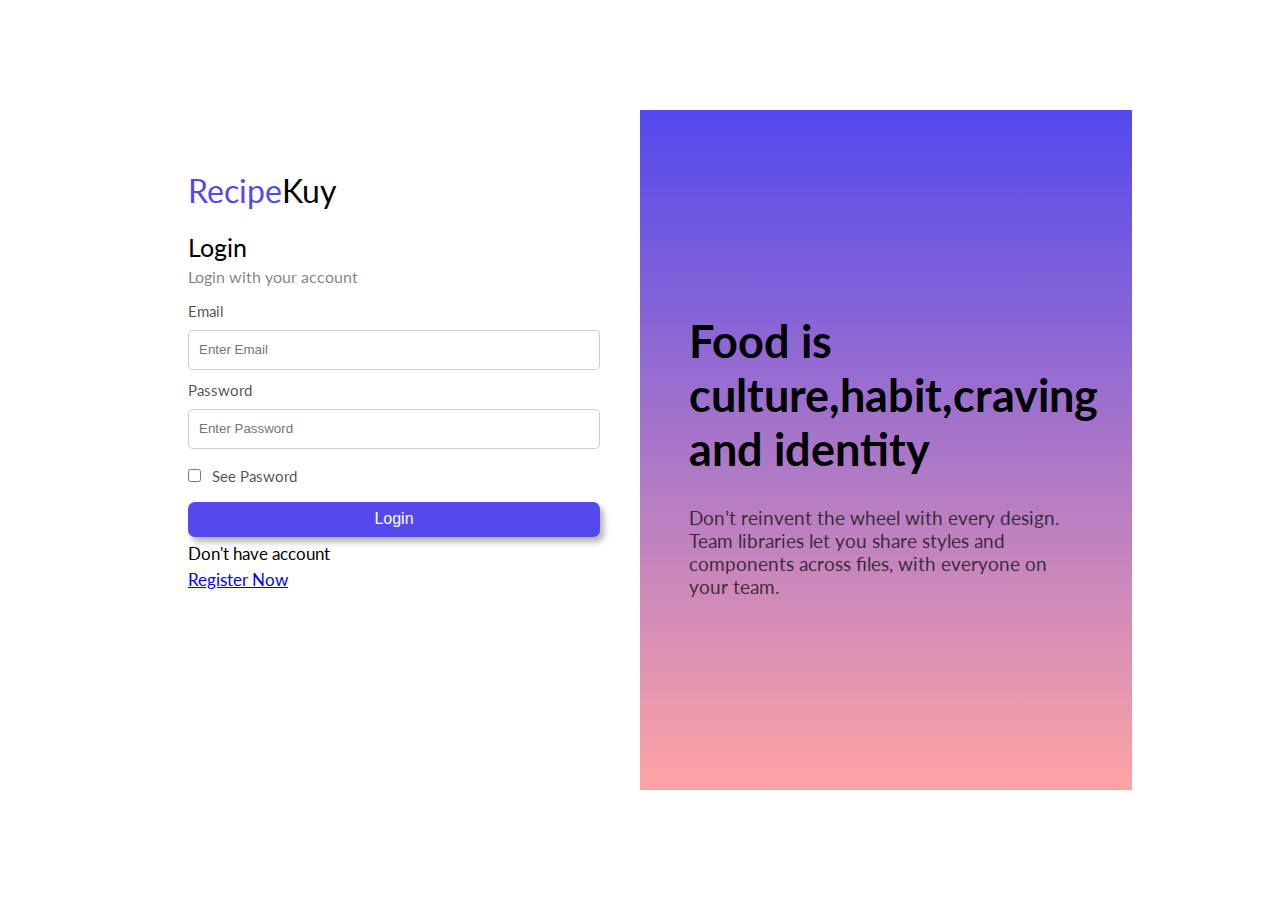
<file: FP/login.html>
<!DOCTYPE html>
<html lang="en">

    <head>
        <meta charset="UTF-8">
        <meta http-equiv="X-UA-Compatible" content="IE=edge">
        <meta name="viewport" content="width=device-width, initial-scale=1.0">
        <link rel="stylesheet" href="login.css">
        <title>Login</title>
    </head>
    
    <body>
        <div class="formcontainer">
            <div class="loginpage">
                <h1><span>Recipe</span>Kuy</h1>
                <div class="form">
                    <p>Login</p>
                    <p>Login with your account</p>
                    <div class="forminput">
                        <label for="Email">Email</label><br>
                        <input type="email" placeholder="Enter Email" name="Email" required><br>
                        <label for="psw">Password</label><br>
                        <input type="password" placeholder="Enter Password" name="psw" required><br>
                        <label>
                            <input type="checkbox" name="remember"> See Pasword
                        </label> <br>
                        <button type="submit">Login</button>
                    </div>
                    <div class="regis">
                        <p>Don't have account</p>
                        <a href="./register.html">Register Now</a>
                    </div>
                </div>
            </div>
            <div class="infopage">
                <div class="infodetail">
                    <h1>Food is culture,habit,craving and identity</h1>
                    <p>Don’t reinvent the wheel with every design.
                        Team libraries let you share styles and components
                        across files, with everyone on your team.</p>
                </div>
            </div>
        </div>
    </body>

</html>
</file>
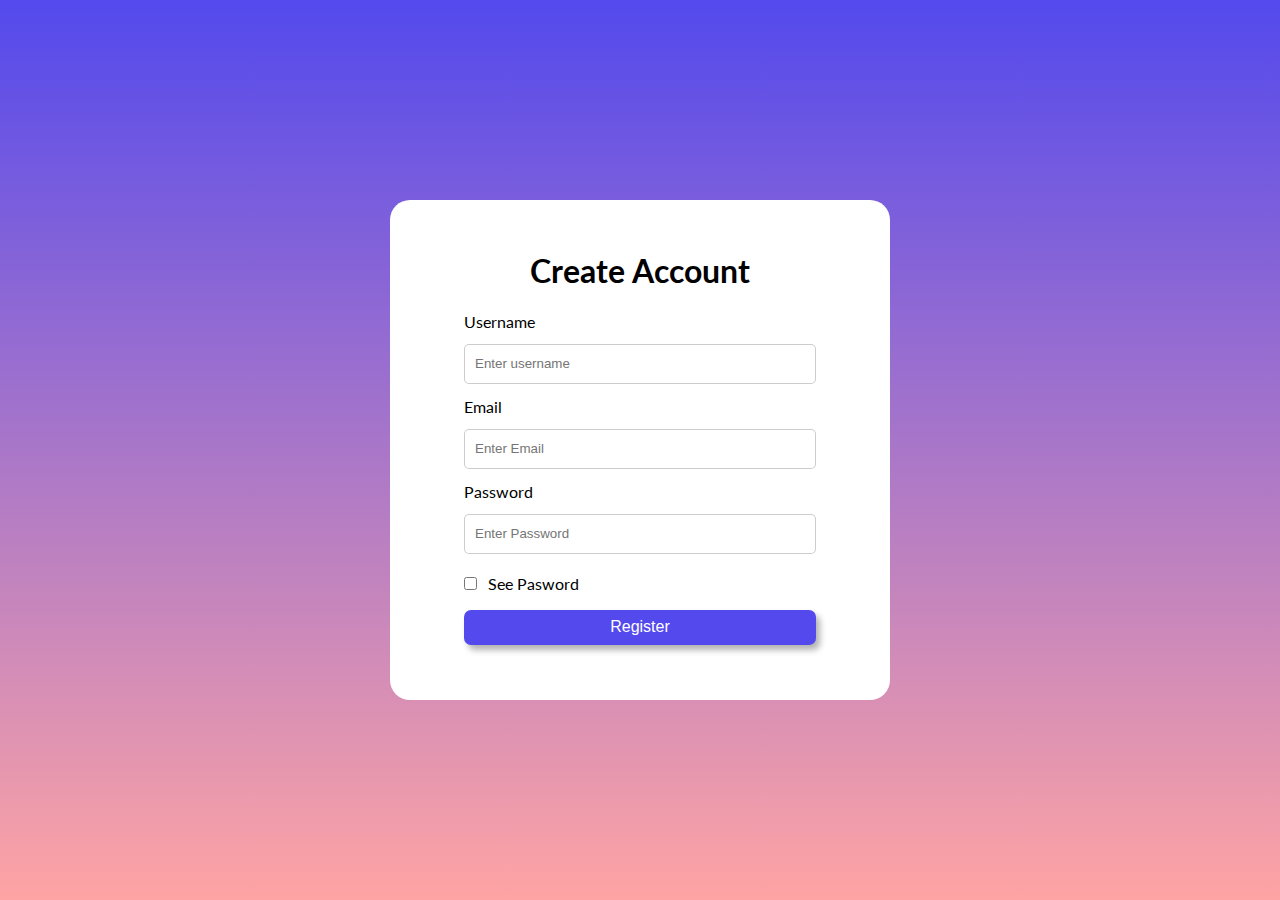
<file: FP/register.html>
<!DOCTYPE html>
<html lang="en">
<head>
    <meta charset="UTF-8">
    <meta http-equiv="X-UA-Compatible" content="IE=edge">
    <meta name="viewport" content="width=device-width, initial-scale=1.0">
    <link rel="stylesheet" href="register.css">
    <title>Register</title>
</head>
<body>
    <div class="register">
        <h1>Create Account</h2>
        <div class="forminput">
            <label for="username">Username</label><br>
            <input type="text" placeholder="Enter username" name="Email" required><br>
            <label for="Email">Email</label><br>
            <input type="email" placeholder="Enter Email" name="Email" required><br>
            <label for="psw">Password</label><br>
            <input type="password" placeholder="Enter Password" name="psw" required><br>
            <label>
                <input type="checkbox" name="remember"> See Pasword
            </label> <br>
            <button type="submit">Register</button>
        </div>
    </div>
</body>
</html>
</file>
<file: FP/login.css>
@import url('https://fonts.googleapis.com/css2?family=Lato:wght@300;400;700&display=swap');

* {
    box-sizing: border-box;
}
body {
    font-family: 'Lato', sans-serif;
    width: 100vw;
    height: 100vh;
    display: flex;
    margin: 0;
    justify-content: center;
    align-items: center;
    /* background-color: #e8e7ff; */
    background-image: url(https://cdn.discordapp.com/attachments/764062693124341760/860801817311313920/ella.jpg);
    background-size: cover;
}

/* #e8e7ff */
.formcontainer {
    width: 80%;
    display: flex;
    height: 80%;
    padding: 20px;
}
.loginpage {
    background-color: rgba(255, 255, 255,.97);
    width: 50%;
    padding: 40px;
}
.loginpage h1 {
    font-weight: 400;
}
.form {
    height: 150px;
}
.form p:nth-child(1) {
    font-size: 25px;
}
.form p:nth-child(2) {
    margin: 5px 0;
    color: rgba(0, 0, 0, .5);
}
.form p {
    margin: 5px 0;
}
.form label {
    font-size: 17px;
}
span {
    color: #5349ed;
}
.forminput input[type=email],
.forminput input[type=password],
.forminput input[type=text] {
    width: 100%;
    height: 40px;
    border: 1px solid rgba(0, 0, 0, .2);
    border-radius: 5px;
    padding: 5px 10px;
    margin: 10px 0;
}
.forminput input:focus {
    outline-style: none;
}

.forminput input[type=checkbox] {
    margin: 10px 0;
    margin-right: 7px;
}
.forminput label {
    font-size: 15px;
    color: rgba(0, 0, 0, .7);
}
.forminput button {
    width: 100%;
    height: 35px;
    margin: 10px 0 5px 0;
    border: none;
    color: #fff;
    background-color: #5349ed;
    border-radius: 7px;
    font-size: 16px;
    cursor: pointer;
    box-shadow: 4px 5px 6px rgba(0, 0, 0, 0.3);
    transform: translate(0,0);
    transition-duration: .1s;
}

.forminput button:active {
    transform: translate(3px,3px);
    box-shadow: 4px 5px 6px rgba(0, 0, 0, 0);
    background-color: #0a0092;
    
}
.forminput {
    margin: 15px 0;
    height: 227px;
}
.regis p ,
.regis a {
    margin: 5px 0;
    font-size: 17px !important;
}
.regis p {
    margin: 5px 0;
}
.infopage {
    background: rgb(83,73,237);
    background: linear-gradient(180deg, 
        rgba(83,73,237,1) 0%, 
        rgba(255,79,79,0.5172443977591037) 
        100%);
    width: 50%;
    display: flex;
    flex-direction: column;
    justify-content: center;
    align-items: center;
}
.infodetail {
    width: 80%;
}
.infodetail h1{
    font-size: 45px;
    font-weight: 700;
}
.infodetail p {
    font-weight: 400;
    font-size: 19px;
    color: rgba(0, 0, 0, .7);
}

@media (min-width:200px) 
{
    body {
        font-family: 'Lato', sans-serif;
        width: 100vw;
        height: 100vh;
        display: flex;
        margin: 0;
        justify-content: center;
        align-items: center;
        /* background-color: #e8e7ff; */
        background-image: url(https://cdn.discordapp.com/attachments/764062693124341760/860801817311313920/ella.jpg);
        background-size: cover;
    }
    /* #e8e7ff */
    .formcontainer {
        max-width: 80%;
        height: 80%;
        display: flex;
        padding: 20px;
    }
    .loginpage {
        background-color: rgba(255, 255, 255,.97);
        width: 50%;
        padding: 40px;
    }
    .loginpage h1 {
        font-weight: 400;
    }
    .form {
        height: 150px;
    }
    .form p:nth-child(1) {
        font-size: 25px;
    }
    .form p:nth-child(2) {
        margin: 5px 0;
        color: rgba(0, 0, 0, .5);
    }
    .form p {
        margin: 5px 0;
    }
    .form label {
        font-size: 17px;
    }
    span {
        color: #5349ed;
    }
    .forminput input[type=email],
    .forminput input[type=password],
    .forminput input[type=text] {
        width: 100%;
        height: 40px;
        border: 1px solid rgba(0, 0, 0, .2);
        border-radius: 5px;
        padding: 5px 10px;
        margin: 10px 0;
    }
    .forminput input:focus {
        outline-style: none;
    }
    
    .forminput input[type=checkbox] {
        margin: 10px 0;
        margin-right: 7px;
    }
    .forminput label {
        font-size: 15px;
        color: rgba(0, 0, 0, .7);
    }
    .forminput button {
        width: 100%;
        height: 35px;
        margin: 10px 0 5px 0;
        border: none;
        color: #fff;
        background-color: #5349ed;
        border-radius: 7px;
        font-size: 16px;
        cursor: pointer;
        box-shadow: 4px 5px 6px rgba(0, 0, 0, 0.3);
        transform: translate(0,0);
        transition-duration: .1s;
    }
    
    .forminput button:active {
        transform: translate(3px,3px);
        box-shadow: 4px 5px 6px rgba(0, 0, 0, 0);
        background-color: #0a0092;
        
    }
    .forminput {
        margin: 15px 0;
        height: 227px;
    }
    .regis p ,
    .regis a {
        margin: 5px 0;
        font-size: 17px !important;
    }
    .regis p {
        margin: 5px 0;
    }
    .infopage {
        background: rgb(83,73,237);
        background: linear-gradient(180deg, 
            rgba(83,73,237,1) 0%, 
            rgba(255,79,79,0.5172443977591037) 
            100%);
        width: 50%;
        display: flex;
        flex-direction: column;
        justify-content: center;
        align-items: center;
    }
    .infodetail {
        width: 80%;
    }
    .infodetail h1{
        font-size: 45px;
        font-weight: 700;
    }
    .infodetail p {
        font-weight: 400;
        font-size: 19px;
        color: rgba(0, 0, 0, .7);
}


@media (max-width:1140px)
{
    body {
        font-family: 'Lato', sans-serif;
        width: 100vw;
        height: 100vh;
        display: flex;
        margin: 0;
        justify-content: center;
        align-items: center;
        /* background-color: #e8e7ff; */
        background-image: url(https://cdn.discordapp.com/attachments/764062693124341760/860801817311313920/ella.jpg);
        background-size: cover;
    }
    /* #e8e7ff */
    .formcontainer {
        max-width: 80%;
        height: 80%;
        display: flex;
        padding: 20px;
    }
    .loginpage {
        background-color: rgba(255, 255, 255,.97);
        width: 96%;
        margin-left: 2%;
        margin-right: 2%;
        padding: 40px;
    }
    .loginpage h1 {
        font-weight: 400;
    }
    .form {
        height: 150px;
    }
    .form p:nth-child(1) {
        font-size: 25px;
    }
    .form p:nth-child(2) {
        margin: 5px 0;
        color: rgba(0, 0, 0, .5);
    }
    .form p {
        margin: 5px 0;
    }
    .form label {
        font-size: 17px;
    }
    span {
        color: #5349ed;
    }
    .forminput input[type=email],
    .forminput input[type=password],
    .forminput input[type=text] {
        width: 100%;
        height: 40px;
        border: 1px solid rgba(0, 0, 0, .2);
        border-radius: 5px;
        padding: 5px 10px;
        margin: 10px 0;
    }
    .forminput input:focus {
        outline-style: none;
    }
    
    .forminput input[type=checkbox] {
        margin: 10px 0;
        margin-right: 7px;
    }
    .forminput label {
        font-size: 15px;
        color: rgba(0, 0, 0, .7);
    }
    .forminput button {
        width: 100%;
        height: 35px;
        margin: 10px 0 5px 0;
        border: none;
        color: #fff;
        background-color: #5349ed;
        border-radius: 7px;
        font-size: 16px;
        cursor: pointer;
        box-shadow: 4px 5px 6px rgba(0, 0, 0, 0.3);
        transform: translate(0,0);
        transition-duration: .1s;
    }
    
    .forminput button:active {
        transform: translate(3px,3px);
        box-shadow: 4px 5px 6px rgba(0, 0, 0, 0);
        background-color: #0a0092;  
    }
    .forminput {
        margin: 15px 0;
        height: 227px;
    }
    .regis p ,
    .regis a {
        margin: 5px 0;
        font-size: 17px !important;
    }
    .regis p {
        margin: 5px 0;
    }
    .infopage {
        display: none;
    }
    .infodetail {
        display: none;
    }
    .infodetail h1{
        display: none;
    }
    .infodetail p {
        display: none;
    }
 }
}
</file>
<file: FP/register.css>
@import url('https://fonts.googleapis.com/css2?family=Lato:wght@300;400;700&display=swap');

* {
    box-sizing: border-box;
}
body {
    height: 100vh;
    width: 100vw;
    background: rgb(83,73,237);
    background: linear-gradient(180deg, 
        rgba(83,73,237,1) 0%, 
        rgba(255,79,79,0.5172443977591037) 
        100%);
    display: flex;
    justify-content: center;
    align-items: center;
    margin: 0;
    font-family: 'Lato', sans-serif;
}

.register {
    width: 500px;
    height: 500px;
    background-color: #fff;
    padding: 30px;
    border-radius: 20px;
    display: flex;
    flex-direction: column;
    align-items: center;
}
.forminput {
    width: 80%;
}
.forminput input[type=text],
.forminput input[type=email],
.forminput input[type=password] {
    width: 100%;
    height: 40px;
    border: 1px solid rgba(0, 0, 0, .2);
    border-radius: 5px;
    padding: 5px 10px;
    margin: 13px 0;
    
}
.active {
    outline-style: solid;
    outline-color: red;
    outline-width: 1px;
}
.forminput input:focus {
    outline-style: none;
}

.forminput input[type=checkbox] {
    margin: 10px 0;
    margin-right: 7px;
}
.forminput button {
    width: 100%;
    height: 35px;
    margin: 10px 0 5px 0;
    border: none;
    color: #fff;
    background-color: #5349ed;
    border-radius: 7px;
    font-size: 16px;
    cursor: pointer;
    box-shadow: 4px 5px 6px rgba(0, 0, 0, 0.3);
    transform: translate(0,0);
    transition-duration: .1s;
}

.forminput button:active {
    transform: translate(3px,3px);
    box-shadow: 4px 5px 6px rgba(0, 0, 0, 0);
    background-color: #0a0092;
    
}
</file>
